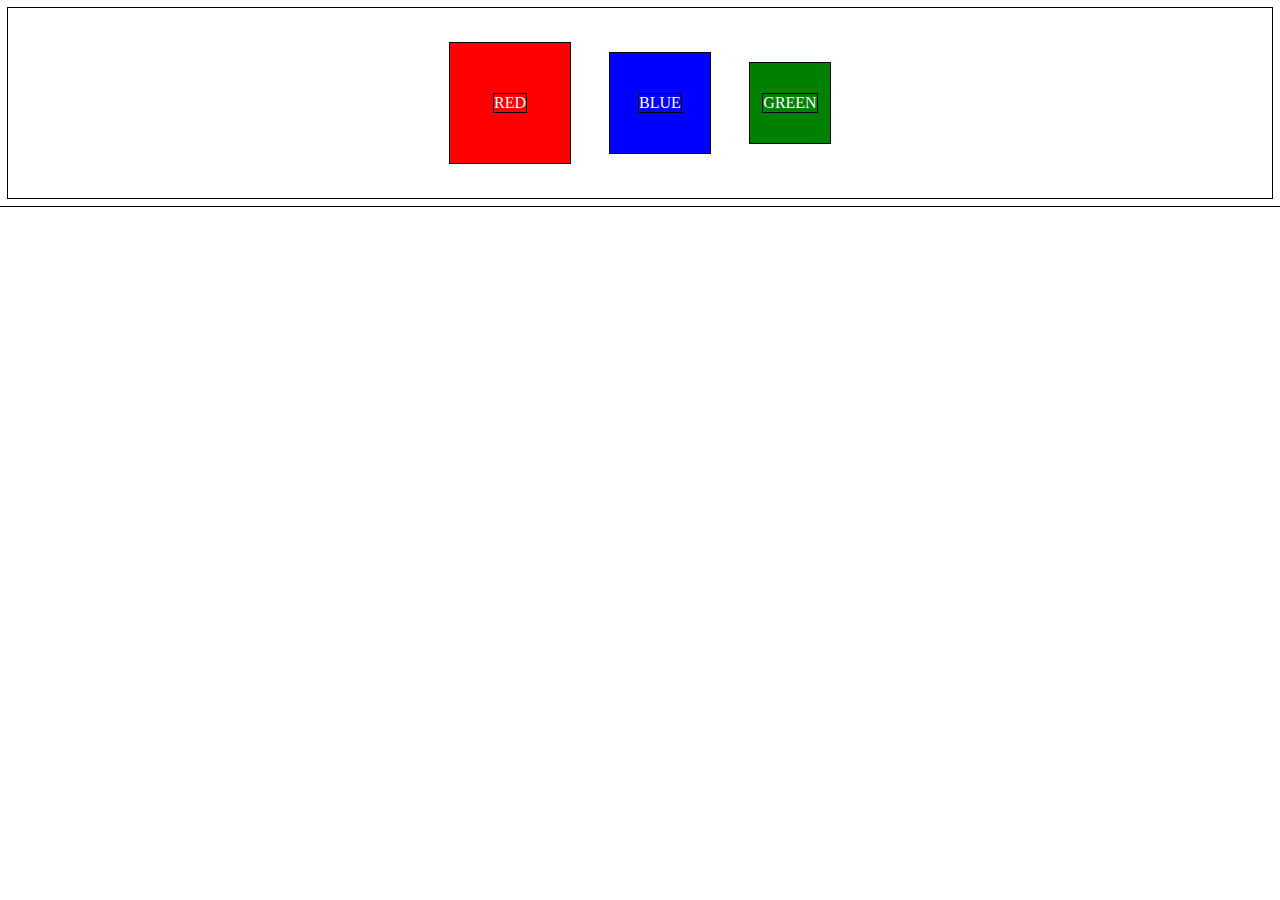
<file: 02_CSS_Chapter/Alignments_with_Flex_Styles/index.html>
<!DOCTYPE html>
<head>
    <title>Document</title>
    <link rel="stylesheet" href="styles.css" />
</head>
<body>
    <div class="container">
        <div class="block red">
           <p class="sub-block">RED</p>
        </div>
        <div class="block blue">
            <p class="sub-block">BLUE</p>
        </div>
        <div class="block green">
            <p class="sub-block">GREEN</p>
        </div>
    </div>
</body>
</html>
</file>
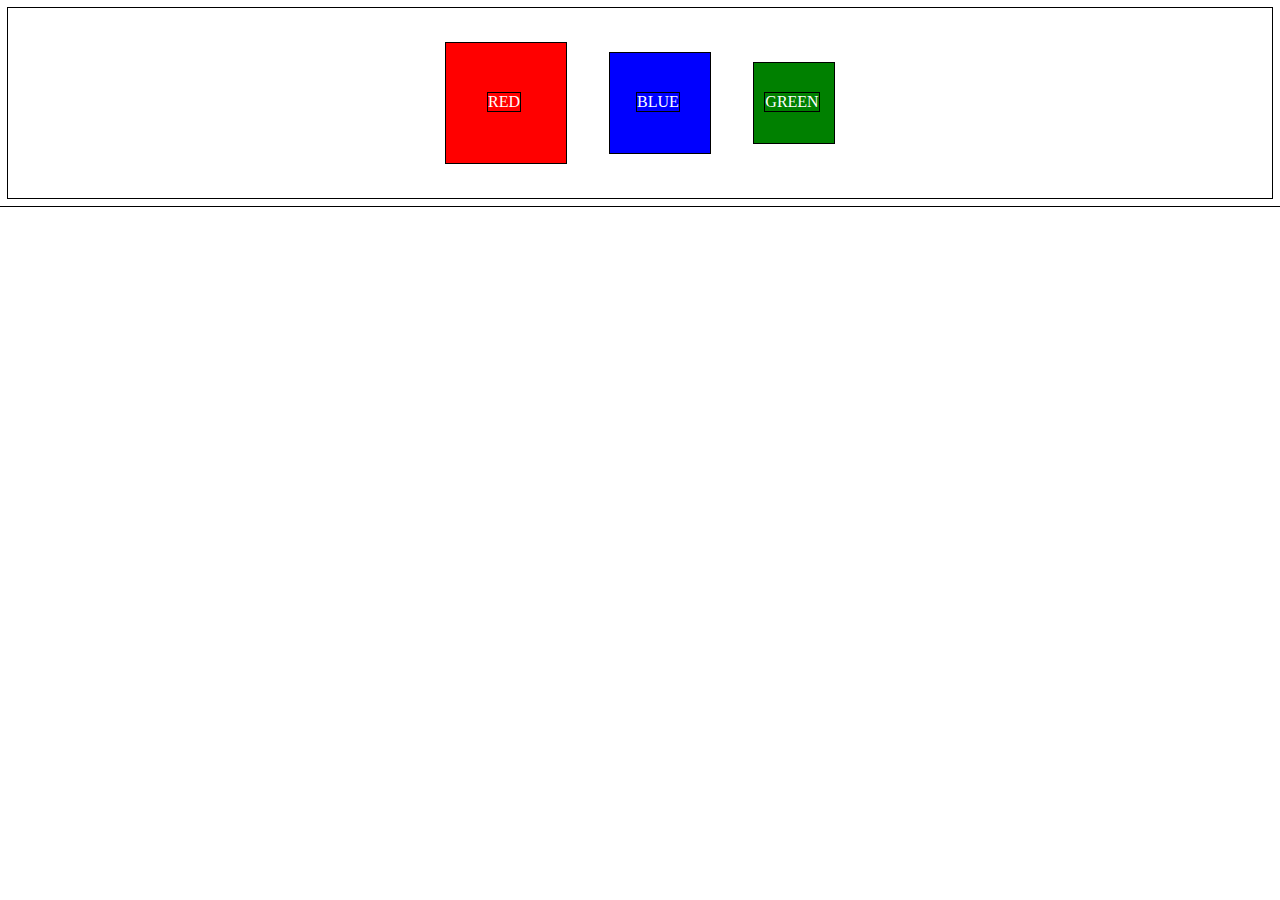
<file: 02_CSS_Chapter/Alignments_with_Raw_Styles/index.html>
<!DOCTYPE html>
<head>
    <title>Document</title>
    <link rel="stylesheet" href="styles.css" />
</head>
<body>
    <div class="container">
        <div class="block red">
            <p class="sub-block">RED</p>
        </div>
        <div class="block blue">
            <p class="sub-block">BLUE</p>
        </div>
        <div class="block green">
            <p class="sub-block">GREEN</p>
        </div>
    </div>

    
</body>
</html>
</file>
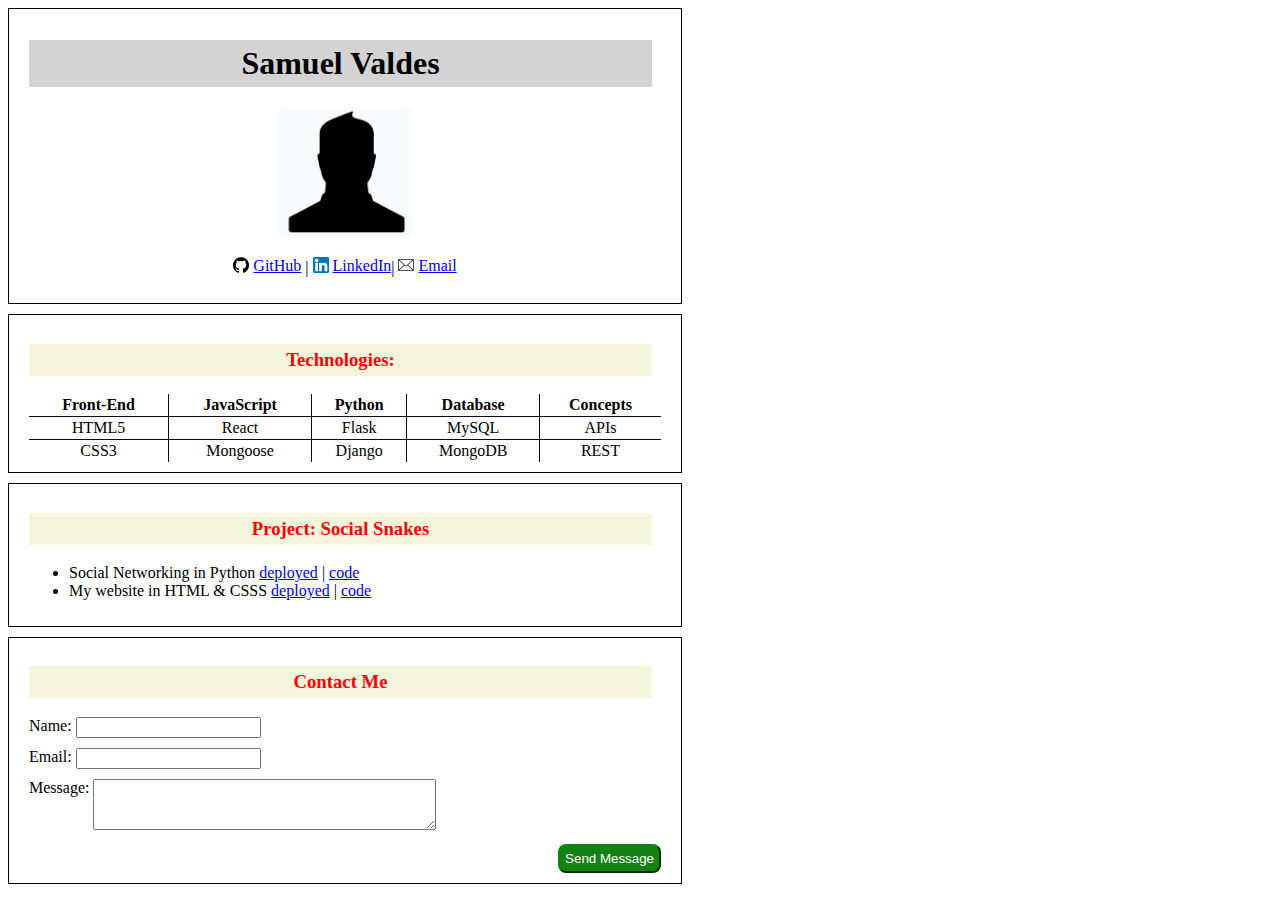
<file: 02_CSS_Chapter/Personal_Portfolio_with_Styles/index.html>
<!DOCTYPE html>
<html lang="en">
  <head>
    <meta charset="UTF-8" />
    <meta http-equiv="X-UA-Compatible" content="IE=edge" />
    <meta name="viewport" content="width=device-width, initial-scale=1.0" />

    <title>Personal Portfolio</title>
    <link rel="stylesheet" href="styles.css" />
  </head>
  <body>
    <!-- I) Header Information -->
    <div class="block">
      <h1 class="header">Samuel Valdes</h1>
      <div class="photo-profile">
        <img src="pictures/samuel.jpg" alt="samuel's selfie" height="128px" />
      </div>
      <p class="links">
        <img src="pictures/github.png" alt="github_logo" height="16px" />
        <a href="https://github.com/BigSamu">GitHub</a> |
        <img src="pictures/linkedin.png" alt="linkedin_logo" height="16px" />
        <a href="https://www.linkedin.com/in/samuel-valdes-gutierrez/"
          >LinkedIn</a
        >|
        <img src="pictures/email.png" alt="email_logo" height="16px" />
        <a href="#">Email</a>
      </p>
    </div>

    <!-- II) Technologies Skills -->
    <div class="block">
      <h3 class="sub-header">Technologies:</h3>
      <table border="1" class="technologies-table">
        <tbody>
          <tr>
            <th>Front-End</th>
            <th>JavaScript</th>
            <th>Python</th>
            <th>Database</th>
            <th>Concepts</th>
          </tr>
          <tr>
            <td>HTML5</td>
            <td>React</td>
            <td>Flask</td>
            <td>MySQL</td>
            <td>APIs</td>
          </tr>
          <tr>
            <td>CSS3</td>
            <td>Mongoose</td>
            <td>Django</td>
            <td>MongoDB</td>
            <td>REST</td>
          </tr>
        </tbody>
      </table>
    </div>

    <!-- III) Projects -->
    <div class="block">
      <h3 class="sub-header">Project: Social Snakes</h3>
      <ul>
        <li>
          Social Networking in Python
          <a href="#">deployed</a> |
          <a href="#">code</a>
        </li>
        <li>
          My website in HTML & CSSS
          <a href="#">deployed</a> |
          <a href="#">code</a>
        </li>
      </ul>
    </div>

    <!-- IV) Contact Details -->
    <div class="block">
      <h3 class="sub-header">Contact Me</h3>
      <form>
        <!-- Name -->
        <div class="form-input">
          <label>Name:</label>
          <input type="text" name="name" />
        </div>
        <!-- Email -->
        <div class="form-input">
          <label>Email:</label>
          <input type="text" name="email" />
        </div>
        <!-- Message -->
        <div class="form-input">
          <label>Message:</label>
          <textarea name="message" cols="40" rows="3"></textarea>
        </div>
        <div>
          <button type="submit" value="Send Message">Send Message</button>
        </div>
      </form>
    </div>
  </body>
</html>
</file>
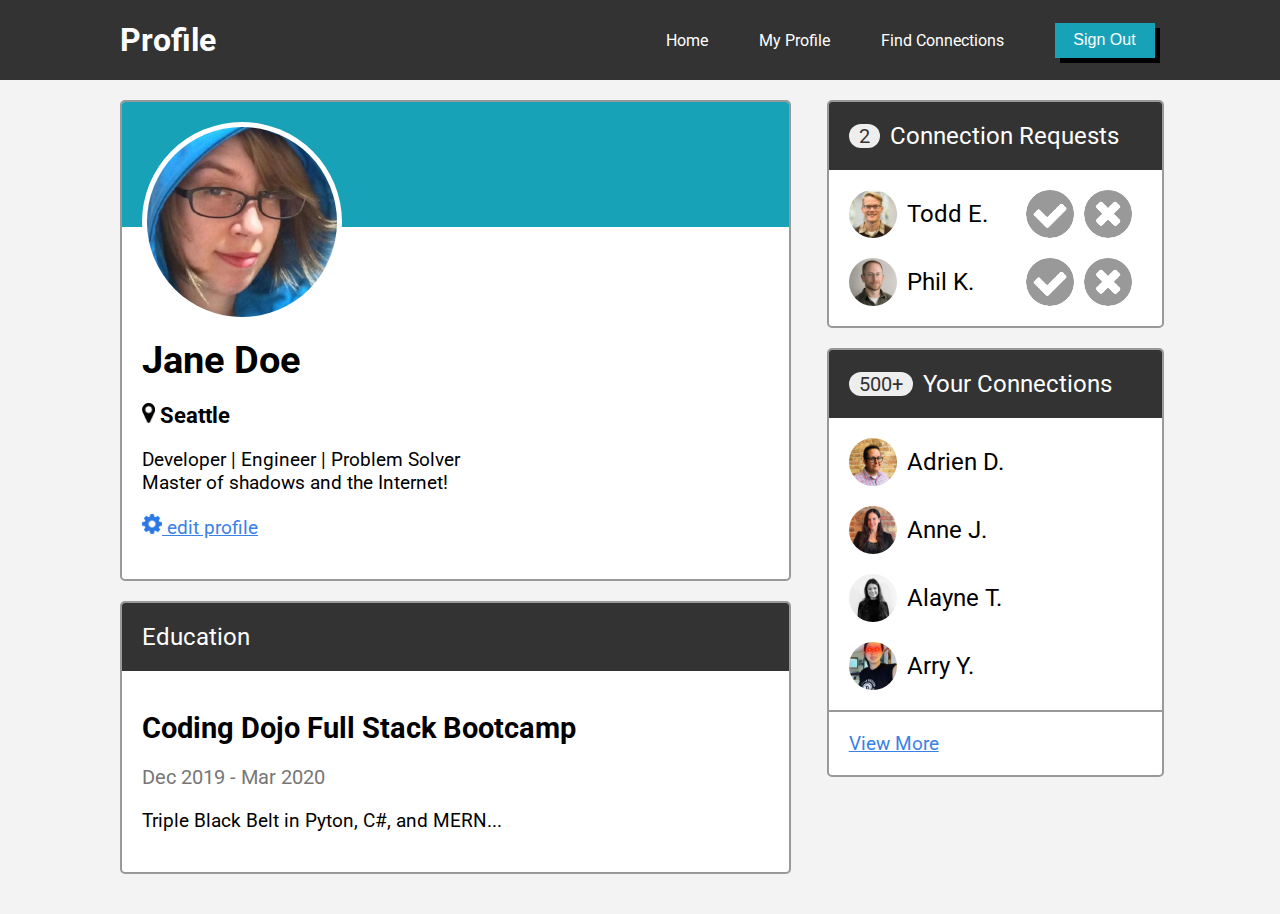
<file: 02_CSS_Chapter/Personal_Profile/index.html>
<!DOCTYPE html>
<html lang="en">
<head>
    <meta charset="UTF-8">
    <meta http-equiv="X-UA-Compatible" content="IE=edge">
    <meta name="viewport" content="width=device-width, initial-scale=1.0">
    <title>Document</title>
    <link rel="stylesheet" href="styles.css">
    <link rel="preconnect" href="https://fonts.gstatic.com">
    <link href="https://fonts.googleapis.com/css2?family=Roboto&display=swap" rel="stylesheet"> 
</head>
<body>
    <div class="top">
        <div class="nav">
            <h1 class="nav-title">Profile</h1>
            <ul class="nav-links">
                <li><a href="#">Home</a></li>
                <li><a href="#" class="active">My Profile</a></li>
                <li><a href="#">Find Connections</a></li>
                <li><button class="btn">Sign Out</button></li>
            </ul>
        </div>  
    </div>
    <div class="container">
        <div class="row">
            <!-- left column -->
            <div class="col-2">
                <div class="user-card">
                    <div class="card-header">
                        <img src="images/jane-m.jpg" alt="jane-medium-avatar" class="avatar-m">
                    </div>
                    <div class="card-body">
                        <h1>Jane Doe</h1>
                        <h3>
                            <img src="images/map-marker.png" alt="pin" class="icon-s"> 
                            Seattle
                        </h3>
                        <p>Developer | Engineer | Problem Solver<br>
                        Master of shadows and the Internet!</p>
                        <p>
                            <a href="#">
                                <img src="images/gear.png" alt="gear" class="icon-s"> 
                                edit profile
                            </a>
                        </p>
                    </div>
                </div>

                <div class="card">
                    <div class="header">
                        Education
                    </div>
                    <div class="card-body">
                        <h2>Coding Dojo Full Stack Bootcamp</h2>
                        <p class="dates">Dec 2019 - Mar 2020</p>
                        <p>Triple Black Belt in Pyton, C#, and MERN...</p>
                    </div>
                </div>

            </div>

            <!-- right column -->
            <div class="col">
                <div class="card">
                    <div class="header">
                        <span class="connections">2</span>
                        Connection Requests
                    </div>
                    <div class="user-line">
                        <span class="start">
                            <img src="images/todd-s.jpg" alt="todd" class="avatar-s">
                            <span>Todd E.</span>
                        </span>
                        <span class="end">
                            <img src="images/accept-circle.png" alt="accept" class="avatar-s">
                            <img src="images/close-circle.png" alt="decline" class="avatar-s">
                        </span>
                    </div>
                    <div class="user-line">
                        <span class="start">
                            <img src="images/phil-s.jpg" alt="phil" class="avatar-s">
                            <span>Phil K.</span>
                        </span>
                        <span class="end">
                            <img src="images/accept-circle.png" alt="accept" class="avatar-s">
                            <img src="images/close-circle.png" alt="decline" class="avatar-s">
                        </span>
                    </div>
                </div>
                <div class="card">
                    <div class="header">
                        <span class="connections">500+</span>
                        Your Connections
                    </div>
                    <div class="user-line">
                        <span class="start">
                            <img src="images/adrien-s.jpg" alt="adrien" class="avatar-s">
                            <span>Adrien D.</span>
                        </span>
                    </div>
                    <div class="user-line">
                        <span class="start">
                            <img src="images/anne-s.jpg" alt="anne" class="avatar-s">
                            <span>Anne J.</span>
                        </span>
                    </div>
                    <div class="user-line">
                        <span class="start">
                            <img src="images/alayne-s.jpg" alt="alayne" class="avatar-s">
                            <span>Alayne T.</span>
                        </span>
                    </div>
                    <div class="user-line">
                        <span class="start">
                            <img src="images/arry-s.jpg" alt="arry" class="avatar-s">
                            <span>Arry Y.</span>
                        </span>
                    </div>
                    <div class="footer">
                        <a href="#">View More</a>
                    </div>
                </div>
            </div>  
        </div>
    </div>
</body>
</html>
</file>
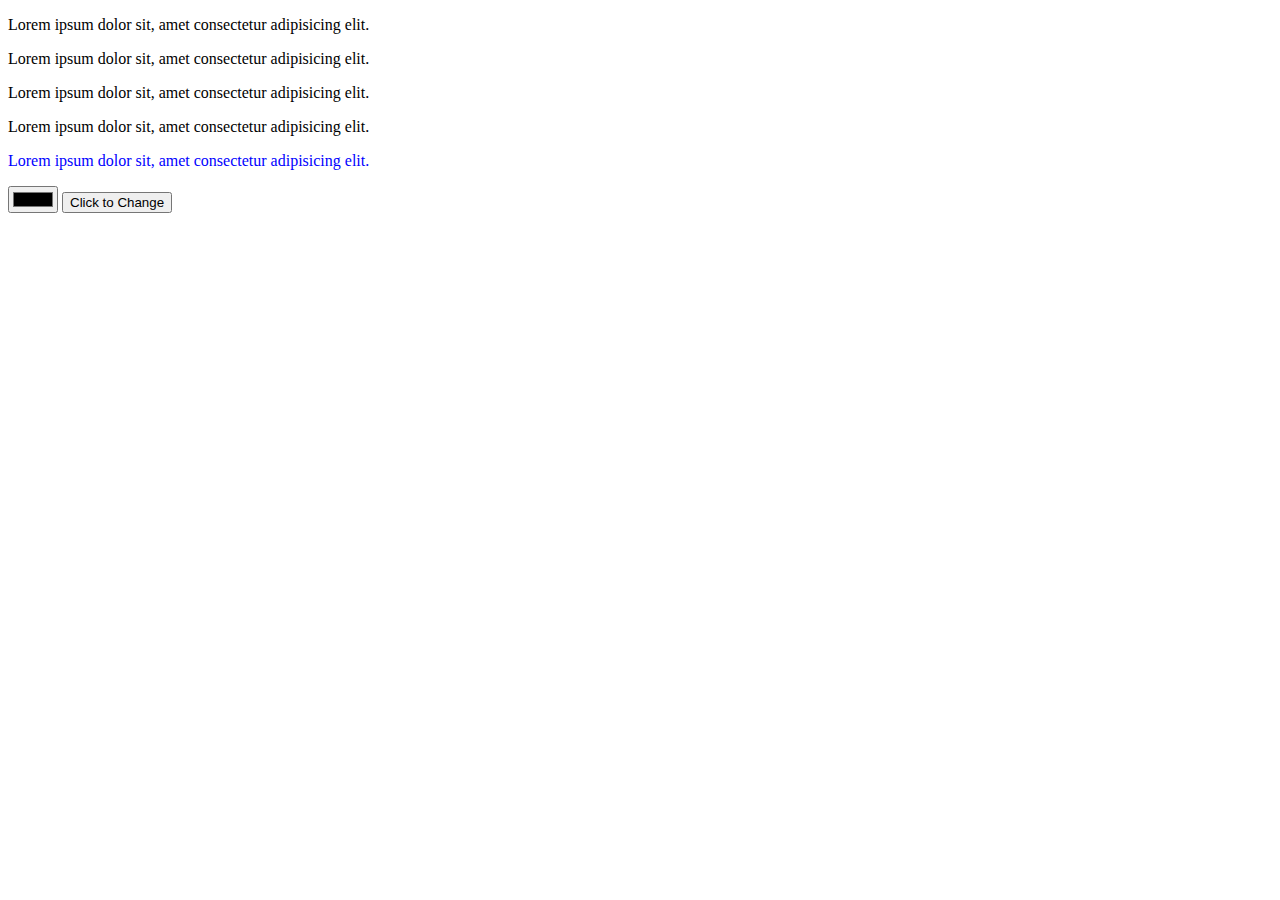
<file: 03_JS_Chapter/Paragraph_Colors/index.html>
<!DOCTYPE html>
<html lang="en">
<head>
    <!-- 0.1) Meta Tags -->
    <meta charset="UTF-8">
    <meta http-equiv="X-UA-Compatible" content="IE=edge">
    <meta name="viewport" content="width=device-width, initial-scale=1.0">
    <!-- 0.2) Title Tags -->
    <title>Document</title>
    <!-- 0.3) Link and script Tags -->
    <link rel="stylesheet" href="style.css" />
    <script defer src="script.js"></script>
</head>
<body>
    <div id="container">
        <p>Lorem ipsum dolor sit, amet consectetur adipisicing elit. </p>
        <p>Lorem ipsum dolor sit, amet consectetur adipisicing elit. </p>
        <p>Lorem ipsum dolor sit, amet consectetur adipisicing elit. </p>
        <p>Lorem ipsum dolor sit, amet consectetur adipisicing elit. </p>
        <p id="paragraph">Lorem ipsum dolor sit, amet consectetur adipisicing elit. </p>
    </div>
    <input type="color" name="color" onchange="getColor(this)">
    <button onclick="changeText('paragraph')"> Click to Change</button>
    
</body>
</html>
</file>
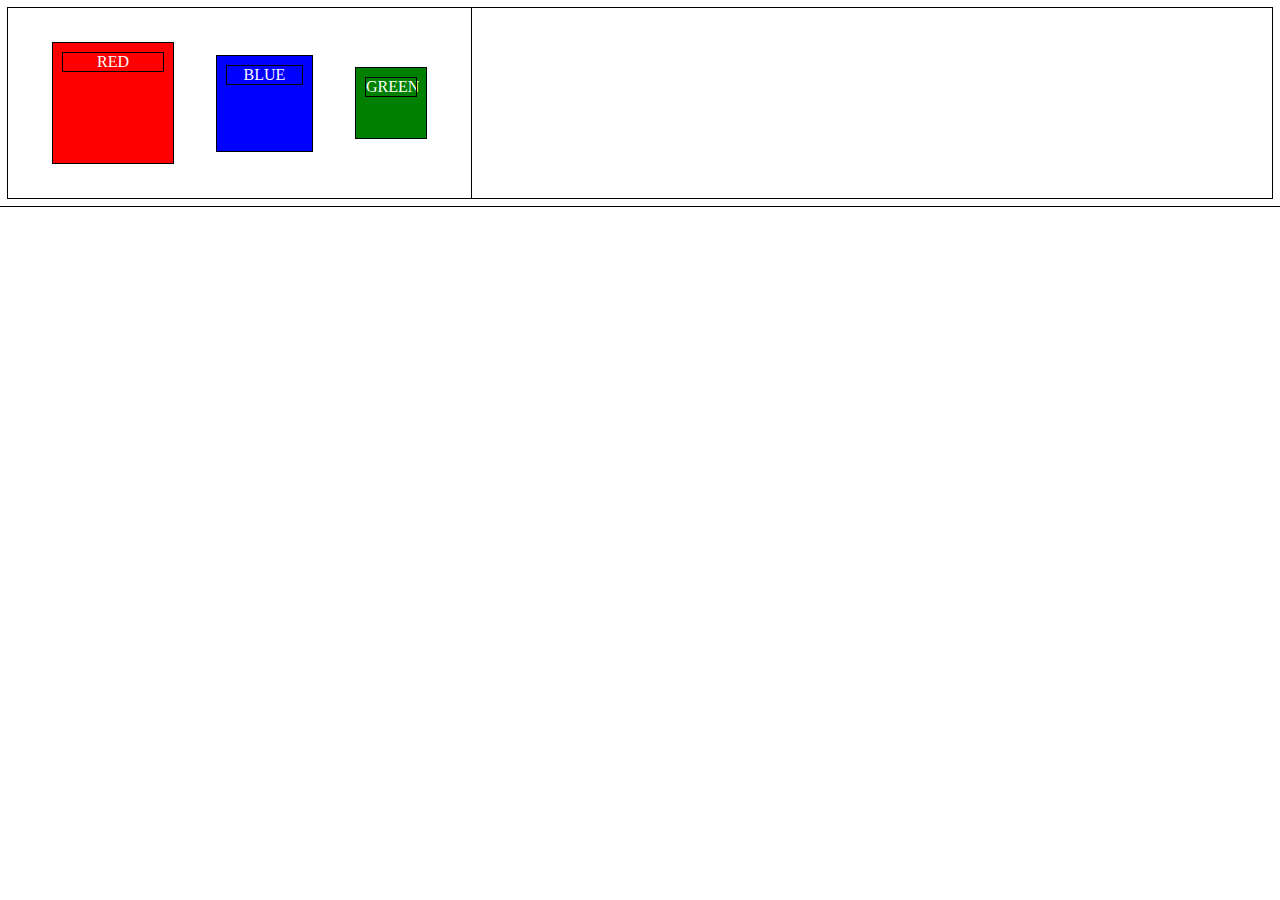
<file: CSS_Chapter/Alignments/index.html>
<!DOCTYPE html>

<head>

    <title>Document</title>
    <link rel="stylesheet" href="styles.css" />
    
</head>
<body>
    <div class="container">
        <div class="block red">
            <p>RED</p>
        </div>
        <div class="block blue">
            <p>BLUE</p>
        </div>
        <div class="block green">
            <p>GREEN</p>
        </div>
    </div>
</body>
</html>
</file>
<file: 02_CSS_Chapter/Alignments_with_Flex_Styles/styles.css>
* {
  outline: black 1px solid;
}

.container {
  padding: 25px;
  display: flex;
  justify-content: center;
  align-items: center;
}

.block {
  color: white;
  margin: 10px 20px;
  padding: 10px;
  display: flex;
  justify-content: center;
  align-items: center;
}

.sub-block {
  margin: 0px;
  display: inline-block;
}

.red {
  background-color: red;
  width: 100px;
  height: 100px;
}

.blue {
  background-color: blue;
  width: 80px;
  height: 80px;
}

.green {
  background-color: green;
  width: 60px;
  height: 60px;
}
</file>
<file: 02_CSS_Chapter/Alignments_with_Raw_Styles/styles.css>
* {
  outline: black 1px solid;
}

.sub-block {
  margin: 0px;
  display: inline-block;
}

.container {
  padding: 25px;
  text-align: center;
}

.block::after { 
    content: ''; 
    display: inline-block; 
    height: 100%; 
    vertical-align: middle;
    width: 0;
  }

.block {
  margin: 10px 20px;
  padding: 10px;
  display: inline-block;
  vertical-align: middle;
  text-align: center;
  color: white;
}

.red {
  background-color: red;
  width: 100px;
  height: 100px;
}

.blue {
  background-color: blue;
  width: 80px;
  height: 80px;
}

.green {
  background-color: green;
  width: 60px;
  height: 60px;
}
</file>
<file: 02_CSS_Chapter/Personal_Portfolio_with_Styles/styles.css>
/* * {
  outline: red 1px solid;
} */

button {
  background-color: rgb(18, 131, 18);
  border-color: rgb(18, 131, 18);
  color: white;
  padding: 5px;
  border-radius: 8px;
}

div h3 {
  color: red;
}

table {
  border-collapse: collapse;
  border-style: hidden;
}

table td,
table th {
  border: 1px solid #110522;
  text-align: center;
  padding: 2px 0px;
}

thead {
  margin-bottom: 5px;
}

a,
label {
  display: inline-block;
  vertical-align: top;
}

button {
  display: block;
  margin-left: auto;
}

.links {
  text-align: center;
}

.photo-profile {
  text-align: center;
}

.block {
  padding: 10px 20px;
  border: 1px solid black;
  width: 50%;
  margin-bottom: 10px;
}

.header {
  background-color: lightgray;
  padding: 5px 5px;
  width: 97%;
  text-align: center;
}

.sub-header {
  background-color: beige;
  padding: 5px 5px;
  width: 97%;
  text-align: center;
}

.technologies-table {
  width: 100%;
}

.form-input {
  margin-bottom: 10px;
}
</file>
<file: 02_CSS_Chapter/Personal_Profile/styles.css>
* {
    margin: 0;
    padding: 0;
}

body {
    font-family: 'Roboto', sans-serif;
    background-color: #f3f3f3;
}

.top {
    background-color: #333333;
}

.nav {
    width: 1080px;
    margin: 0 auto;
    color: #ffffff;
    height: 80px;
    display: flex;
    align-items: center;
    justify-content: space-between;
}

.nav-links {
    width: 50%;
    display: flex;
    align-items: center;
    list-style-type: none;
    justify-content: space-around;
}

.nav a {
    color: #ffffff;
    text-decoration: none;
}

.nav-title {
    margin-left: 20px;
}

.btn {
    height: 35px;
    width: 100px;
    background-color: #17a2b8;
    color: #ffffff;
    border: none;
    font-size: 16px;
    box-shadow: 5px 5px #000000;
}

.container {
    width: 1080px;
    margin: 0 auto;
}

.row {
    display: flex;
}

.col, .col-2 {
    margin: 10px;
    padding: 10px;
    flex: 1;
}

.col-2 {
    flex: 2;
}

.flex-container {
    width: 1000px;
    margin: 0 auto;
    display: flex;
    justify-content: space-between;
    align-items: center;
}

.user-card, .card {
    width: 100%;
    background-color: #fff;
    border: 2px solid #999;
    margin-bottom: 20px;
    border-radius: 5px;
    font-size: 1.2rem;
    overflow: hidden;
}

.card-header {
    background-color: #17a2b8;
    height: 125px;
    margin-bottom: 70px;
}

.card-body {
    padding: 20px;
}

.card-body h1, 
.card-body h2,
.card-body h3,
.card-body p {
    margin: 20px 0px;
}

.avatar-m {
    border-radius: 50%;
    background-color: #fff;
    height: 190px;
    padding: 5px;
    margin-top: 20px;
    margin-left: 20px;
}

.icon-s {
    height: 20px;
}

a {
    color: #3a81e6;
}

.header {
    background-color: #333333;
    padding: 20px;
    color: #ffffff;
    font-size: 24px;
    display: flex;
    align-items: center;
}

.avatar-s {
    border-radius: 50%;
    height: 48px;
    margin-right: 10px;
}

.user-line {
    display: flex;
    justify-content: space-between;
    margin: 20px;
}

.start, .end {
    display: flex;
    align-items: center;
    font-size: 24px;
}

.dates {
    font-size: 20px;
    color: #777;
}

.footer {
    padding: 20px;
    border-top: 2px solid #999;
}

.connections {
    background-color: #eee;
    color: #333;
    font-size: 20px;
    border-radius: 12px;
    height: 24px;
    padding: 0 10px;
    margin-right: 10px;
}
</file>
<file: 03_JS_Chapter/Paragraph_Colors/style.css>
#paragraph {
  color: blue;
}
</file>
<file: CSS_Chapter/Alignments/styles.css>
* {
  outline: black 1px solid;
}

p {
  margin: 0px;
}

.container {
  padding: 25px;
  display: inline-block;
}

.block {
  margin: 10px 20px;
  padding: 10px;
  /* border: black 1px dashed; */
  display: inline-block;
  vertical-align: middle;
  text-align: center;
  color: white;
}

.red {
  background-color: red;
  width: 100px;
  height: 100px;
}

.blue {
  background-color: blue;
  width: 75px;
  height: 75px;
}

.green {
  background-color: green;
  width: 50px;
  height: 50px;
}
</file>
